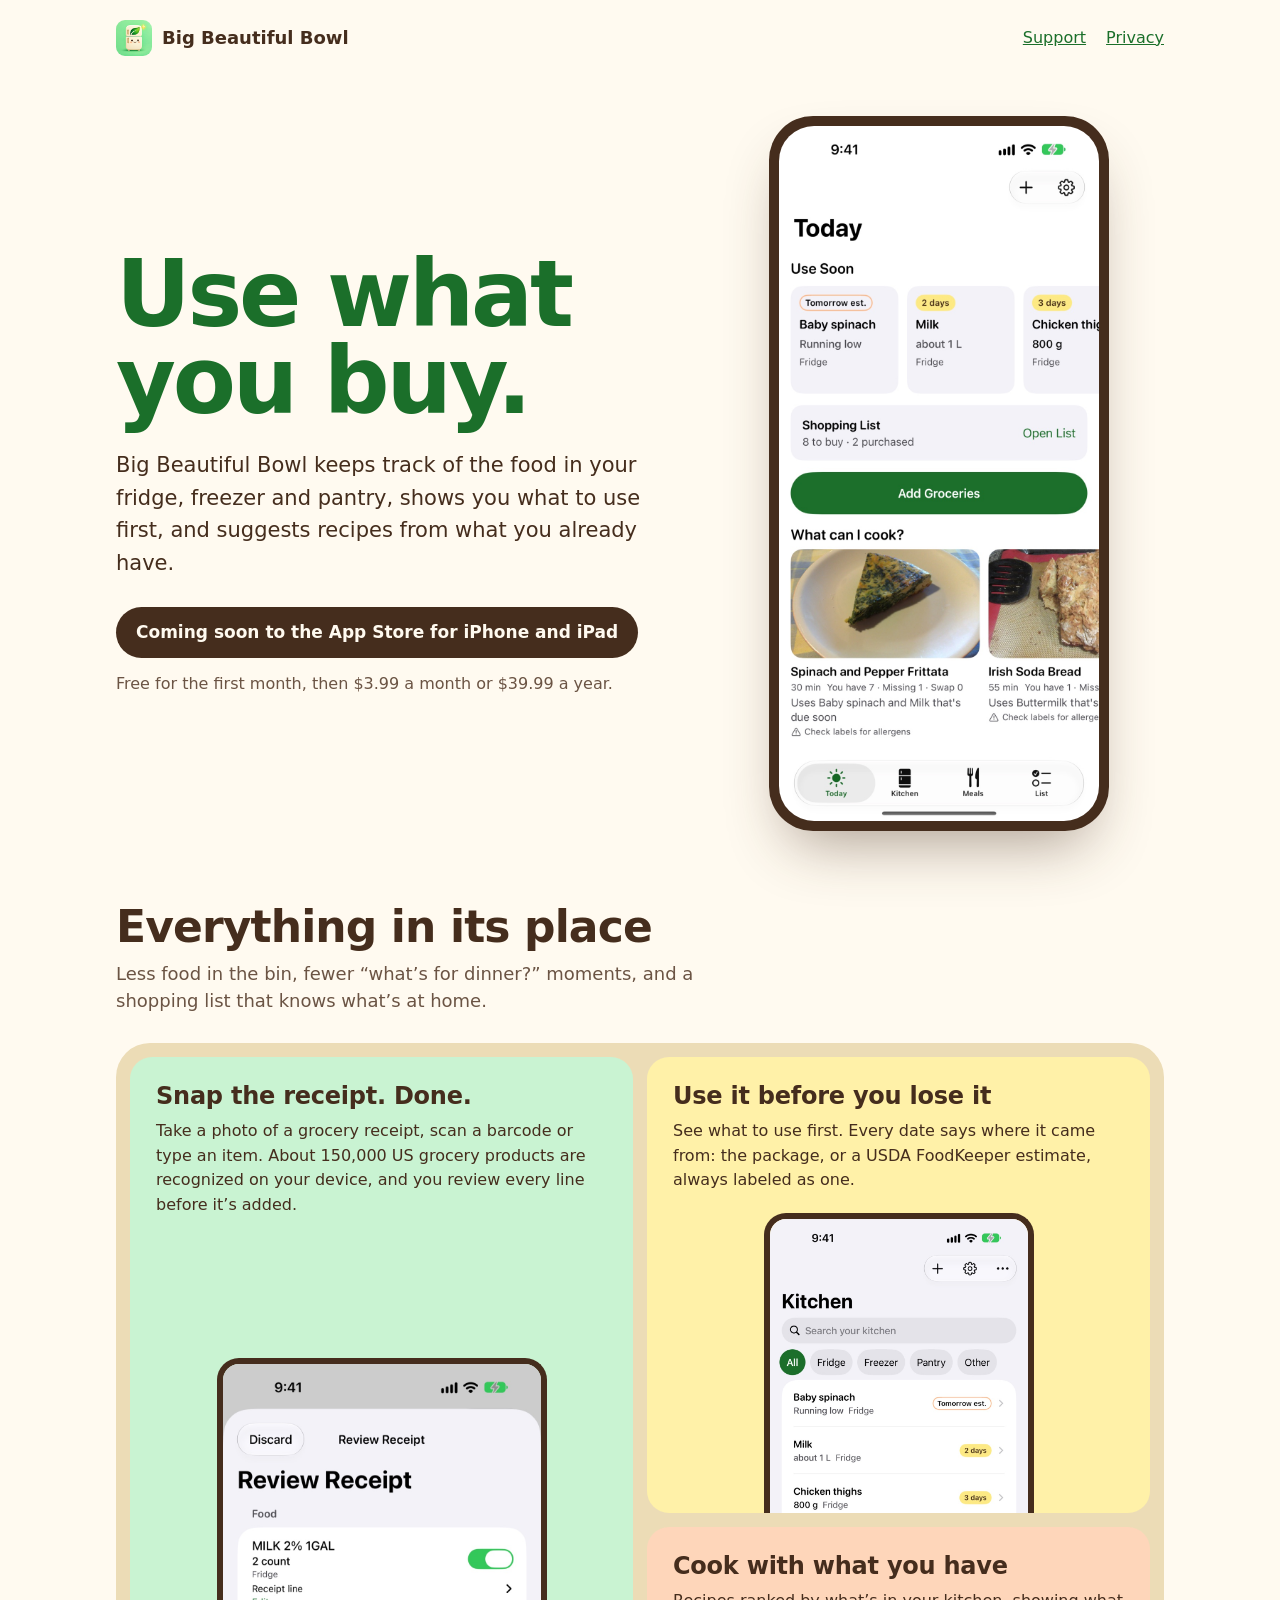
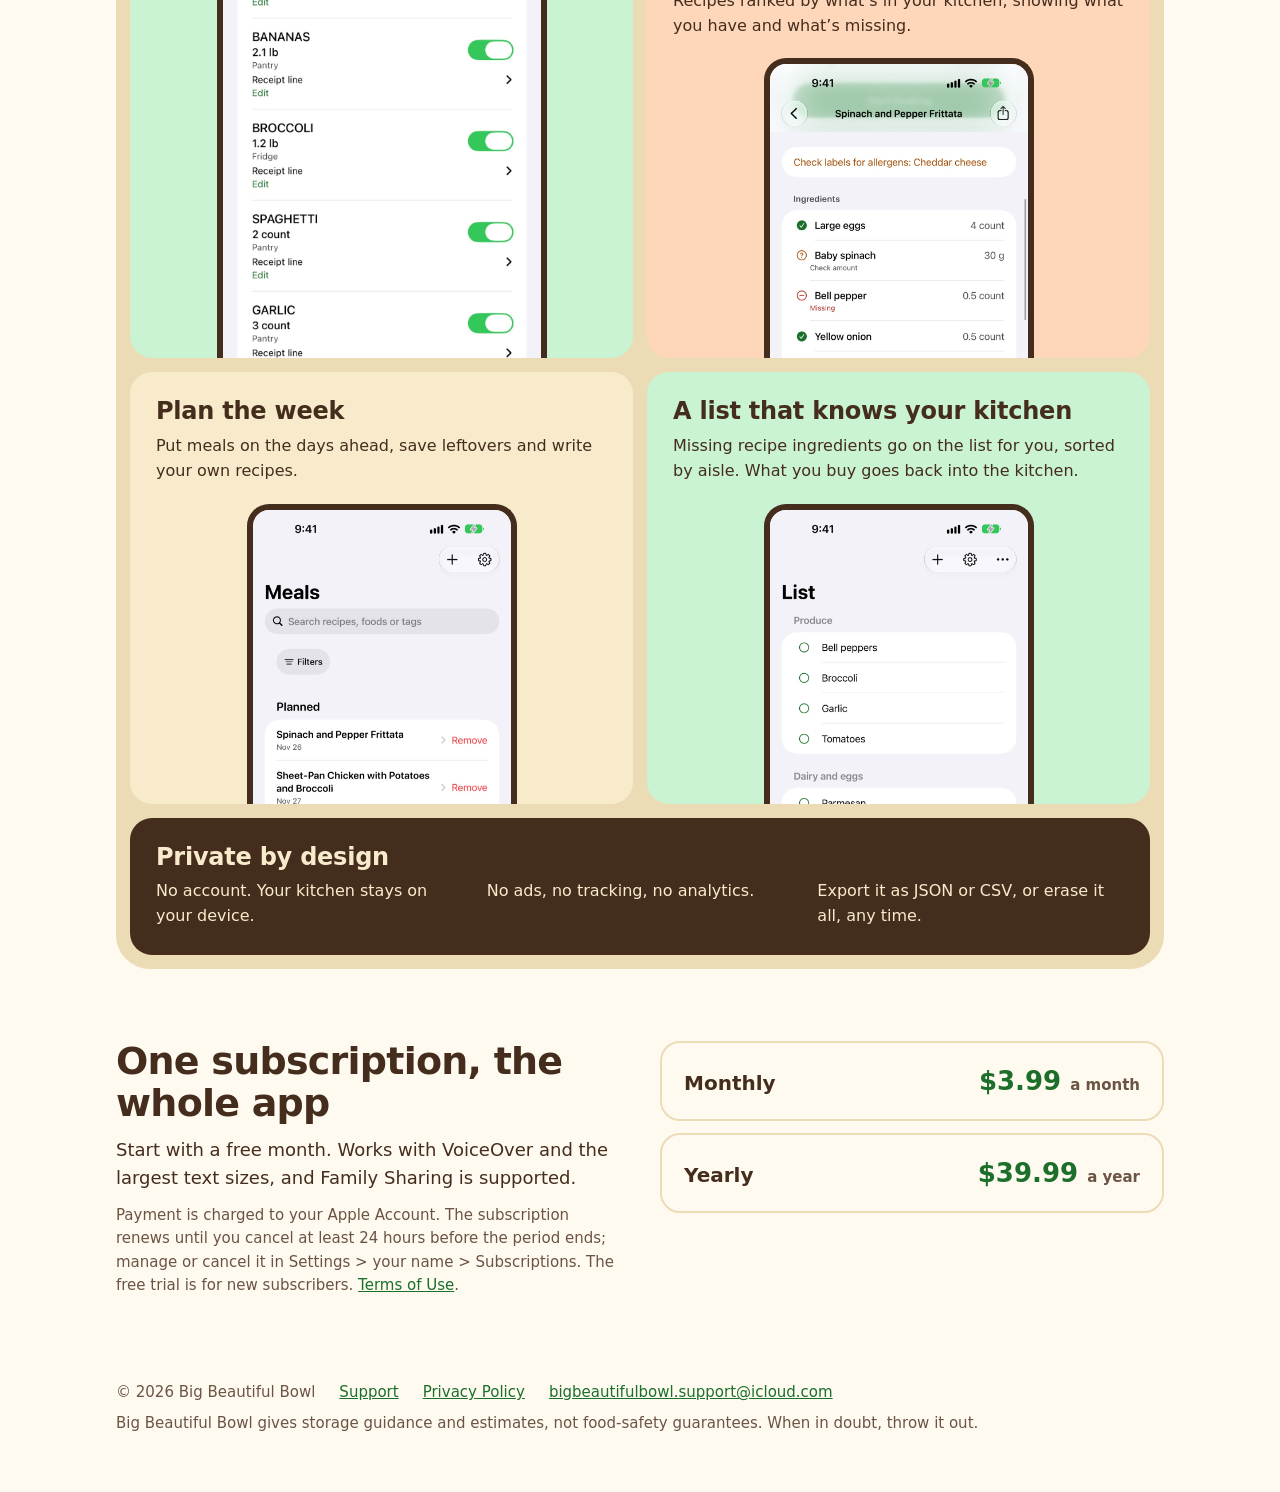
<file: index.html>
<!doctype html>
<html lang="en">
<head>
<meta charset="utf-8">
<meta name="viewport" content="width=device-width, initial-scale=1">
<title>Big Beautiful Bowl</title>
<meta name="description" content="Keep track of the food in your fridge, freezer and pantry, see what to use first, and cook with what you already have. For iPhone and iPad.">
<link rel="icon" href="images/icon.png">
<link rel="apple-touch-icon" href="images/icon.png">
<style>
:root {
  --page: #fffaf0;
  --ink: #452d1d;
  --ink-soft: #6b5444;
  --green: #1b6f2a;
  --cream: #f8ebcc;
  --mint: #c9f3d2;
  --sun: #fff1a8;
  --blush: #fed6ba;
  --box-line: #ecdcb6;
  --dark-box: #452d1d;
  --dark-box-ink: #f8ebcc;
}
@media (prefers-color-scheme: dark) {
  :root {
    --page: #17130e;
    --ink: #f3e3c7;
    --ink-soft: #cdbb9f;
    --green: #7ee594;
    --cream: #3a3326;
    --mint: #1e4a2a;
    --sun: #4a4016;
    --blush: #4d3322;
    --box-line: #4a3f2e;
    --dark-box: #f3e3c7;
    --dark-box-ink: #2a1a0f;
  }
}
* { box-sizing: border-box; }
html { -webkit-text-size-adjust: 100%; }
body {
  margin: 0;
  background: var(--page);
  color: var(--ink);
  font: 18px/1.55 -apple-system, BlinkMacSystemFont, "SF Pro Text", "Segoe UI", system-ui, sans-serif;
}
a { color: var(--green); }
a:focus-visible { outline: 3px solid var(--green); outline-offset: 3px; border-radius: 4px; }
.wrap { max-width: 1080px; margin: 0 auto; padding: 0 16px; }

/* Top bar */
.top { display: flex; align-items: center; justify-content: space-between; padding: 20px 0; }
.brand { display: flex; align-items: center; gap: 10px; font-weight: 700; color: var(--ink); text-decoration: none; }
.brand img { width: 36px; height: 36px; border-radius: 9px; }
.top nav { display: flex; gap: 20px; font-size: 16px; }

/* Hero */
.hero { display: grid; grid-template-columns: 1.1fr 0.9fr; gap: 48px; align-items: center; padding: 40px 0 72px; }
.hero h1 {
  font-size: clamp(48px, 8vw, 92px); line-height: 0.95; letter-spacing: -0.035em; font-weight: 800;
  color: var(--green); margin: 0 0 24px;
}
.lead { font-size: 21px; max-width: 30em; margin: 0 0 28px; }
.soon {
  display: inline-block; padding: 12px 20px; border-radius: 999px; background: var(--ink); color: var(--page);
  font-weight: 600; font-size: 17px; margin: 0 0 14px;
}
.price { color: var(--ink-soft); font-size: 16px; margin: 0; }
.phone {
  justify-self: center; width: min(100%, 340px); border-radius: 44px; padding: 10px; background: var(--ink);
  box-shadow: 0 30px 60px -20px rgba(69, 45, 29, 0.45);
}
.phone img { display: block; width: 100%; height: auto; border-radius: 35px; }

/* The bento box: one compartment per job the app does */
.box-title { font-size: clamp(30px, 4vw, 44px); letter-spacing: -0.02em; line-height: 1.1; margin: 0 0 8px; }
.box-sub { color: var(--ink-soft); margin: 0 0 28px; max-width: 36em; }
.bento {
  display: grid; grid-template-columns: repeat(6, 1fr); gap: 14px; padding: 14px; border-radius: 34px;
  background: var(--box-line);
}
.cell { border-radius: 22px; padding: 26px 26px 0; overflow: hidden; display: flex; flex-direction: column; min-height: 300px; }
.cell h3 { font-size: 24px; line-height: 1.15; letter-spacing: -0.01em; margin: 0 0 8px; }
.cell p { margin: 0 0 20px; font-size: 16px; }
.cell .shot { margin-top: auto; align-self: center; width: min(100%, 270px); }
.cell .shot img {
  display: block; width: 100%; height: 300px; object-fit: cover; object-position: top;
  border-radius: 22px 22px 0 0; border: 6px solid var(--ink); border-bottom: 0;
}
.receipt { grid-column: span 3; grid-row: span 2; background: var(--mint); }
.receipt .shot { width: min(100%, 330px); }
.receipt .shot img { height: 600px; }
.first { grid-column: span 3; background: var(--sun); }
.cook { grid-column: span 3; background: var(--blush); }
.plan { grid-column: span 3; background: var(--cream); }
.list { grid-column: span 3; background: var(--mint); }
.private { grid-column: span 6; background: var(--dark-box); color: var(--dark-box-ink); min-height: 0; padding-bottom: 26px; }
.private ul { list-style: none; margin: 0; padding: 0; display: grid; grid-template-columns: repeat(3, 1fr); gap: 8px 24px; font-size: 16px; }
.plan, .list { min-height: 300px; }

/* Subscription */
.plans { padding: 72px 0 24px; display: grid; grid-template-columns: 1fr 1fr; gap: 40px; align-items: start; }
.plans h2 { font-size: clamp(28px, 3.5vw, 38px); letter-spacing: -0.02em; line-height: 1.1; margin: 0 0 12px; }
.plans p { margin: 0 0 12px; }
.fine { color: var(--ink-soft); font-size: 15px; }
.tiers { display: grid; gap: 12px; }
.tier { border: 2px solid var(--box-line); border-radius: 20px; padding: 18px 22px; display: flex; justify-content: space-between; align-items: baseline; gap: 12px; }
.tier strong { font-size: 20px; }
.tier span { font-size: 26px; font-weight: 800; color: var(--green); white-space: nowrap; }
.tier span small { font-size: 15px; font-weight: 600; color: var(--ink-soft); }

footer { padding: 48px 0 56px; color: var(--ink-soft); font-size: 15px; display: flex; flex-wrap: wrap; gap: 8px 24px; }
footer .safety { flex-basis: 100%; }

@media (max-width: 820px) {
  .hero { grid-template-columns: 1fr; gap: 36px; padding-top: 16px; }
  .bento { grid-template-columns: 1fr; padding: 10px; border-radius: 28px; }
  .receipt, .first, .cook, .plan, .list, .private { grid-column: auto; grid-row: auto; }
  .receipt .shot img { height: 360px; }
  .private ul { grid-template-columns: 1fr; }
  .plans { grid-template-columns: 1fr; gap: 24px; }
}
</style>
</head>
<body>
<div class="wrap">
  <header class="top">
    <a class="brand" href="./"><img src="images/icon.png" alt="" width="36" height="36">Big Beautiful Bowl</a>
    <nav aria-label="Pages"><a href="support.html">Support</a><a href="privacy.html">Privacy</a></nav>
  </header>

  <main>
    <section class="hero">
      <div>
        <h1>Use what you buy.</h1>
        <p class="lead">Big Beautiful Bowl keeps track of the food in your fridge, freezer and pantry, shows you what to
          use first, and suggests recipes from what you already have.</p>
        <p class="soon">Coming soon to the App Store for iPhone and iPad</p>
        <p class="price">Free for the first month, then $3.99 a month or $39.99 a year.</p>
      </div>
      <div class="phone"><img src="images/01-today.jpg" width="900" height="1955"
        alt="The Today screen: baby spinach, milk and chicken thighs to use soon, the shopping list, and a frittata to cook from them."></div>
    </section>

    <section aria-labelledby="box">
      <h2 class="box-title" id="box">Everything in its place</h2>
      <p class="box-sub">Less food in the bin, fewer &ldquo;what&rsquo;s for dinner?&rdquo; moments, and a shopping list
        that knows what&rsquo;s at home.</p>
      <div class="bento">
        <article class="cell receipt">
          <h3>Snap the receipt. Done.</h3>
          <p>Take a photo of a grocery receipt, scan a barcode or type an item. About 150,000 US grocery products are
            recognized on your device, and you review every line before it&rsquo;s added.</p>
          <div class="shot"><img src="images/02-receipt.jpg" loading="lazy" width="900" height="1955"
            alt="Receipt review: milk, bananas, broccoli, spaghetti, garlic and chicken thighs read from one photo, with their amounts."></div>
        </article>
        <article class="cell first">
          <h3>Use it before you lose it</h3>
          <p>See what to use first. Every date says where it came from: the package, or a USDA FoodKeeper estimate,
            always labeled as one.</p>
          <div class="shot"><img src="images/03-kitchen.jpg" loading="lazy" width="900" height="1955"
            alt="The Kitchen screen: everything in the fridge, freezer and pantry, with days left for each."></div>
        </article>
        <article class="cell cook">
          <h3>Cook with what you have</h3>
          <p>Recipes ranked by what&rsquo;s in your kitchen, showing what you have and what&rsquo;s missing.</p>
          <div class="shot"><img src="images/04-recipe.jpg" loading="lazy" width="900" height="1955"
            alt="A frittata recipe: eggs, onion, cheese and milk ticked as in the kitchen, bell pepper marked missing."></div>
        </article>
        <article class="cell plan">
          <h3>Plan the week</h3>
          <p>Put meals on the days ahead, save leftovers and write your own recipes.</p>
          <div class="shot"><img src="images/05-meals.jpg" loading="lazy" width="900" height="1955"
            alt="The Meals screen with four dinners planned for the week."></div>
        </article>
        <article class="cell list">
          <h3>A list that knows your kitchen</h3>
          <p>Missing recipe ingredients go on the list for you, sorted by aisle. What you buy goes back into the kitchen.</p>
          <div class="shot"><img src="images/06-list.jpg" loading="lazy" width="900" height="1955"
            alt="The shopping list, sorted into produce, dairy, pasta, oils and drinks."></div>
        </article>
        <article class="cell private">
          <h3>Private by design</h3>
          <ul>
            <li>No account. Your kitchen stays on your device.</li>
            <li>No ads, no tracking, no analytics.</li>
            <li>Export it as JSON or CSV, or erase it all, any time.</li>
          </ul>
        </article>
      </div>
    </section>

    <section class="plans" aria-labelledby="sub">
      <div>
        <h2 id="sub">One subscription, the whole app</h2>
        <p>Start with a free month. Works with VoiceOver and the largest text sizes, and Family Sharing is supported.</p>
        <p class="fine">Payment is charged to your Apple Account. The subscription renews until you cancel at least 24
          hours before the period ends; manage or cancel it in Settings &gt; your name &gt; Subscriptions. The free trial
          is for new subscribers. <a href="https://www.apple.com/legal/internet-services/itunes/dev/stdeula/">Terms of
          Use</a>.</p>
      </div>
      <div class="tiers">
        <div class="tier"><strong>Monthly</strong><span>$3.99 <small>a month</small></span></div>
        <div class="tier"><strong>Yearly</strong><span>$39.99 <small>a year</small></span></div>
      </div>
    </section>
  </main>

  <footer>
    <span>&copy; 2026 Big Beautiful Bowl</span>
    <a href="support.html">Support</a>
    <a href="privacy.html">Privacy Policy</a>
    <a href="mailto:bigbeautifulbowl.support@icloud.com">bigbeautifulbowl.support@icloud.com</a>
    <span class="safety">Big Beautiful Bowl gives storage guidance and estimates, not food-safety guarantees. When in doubt, throw it out.</span>
  </footer>
</div>
</body>
</html>
</file>
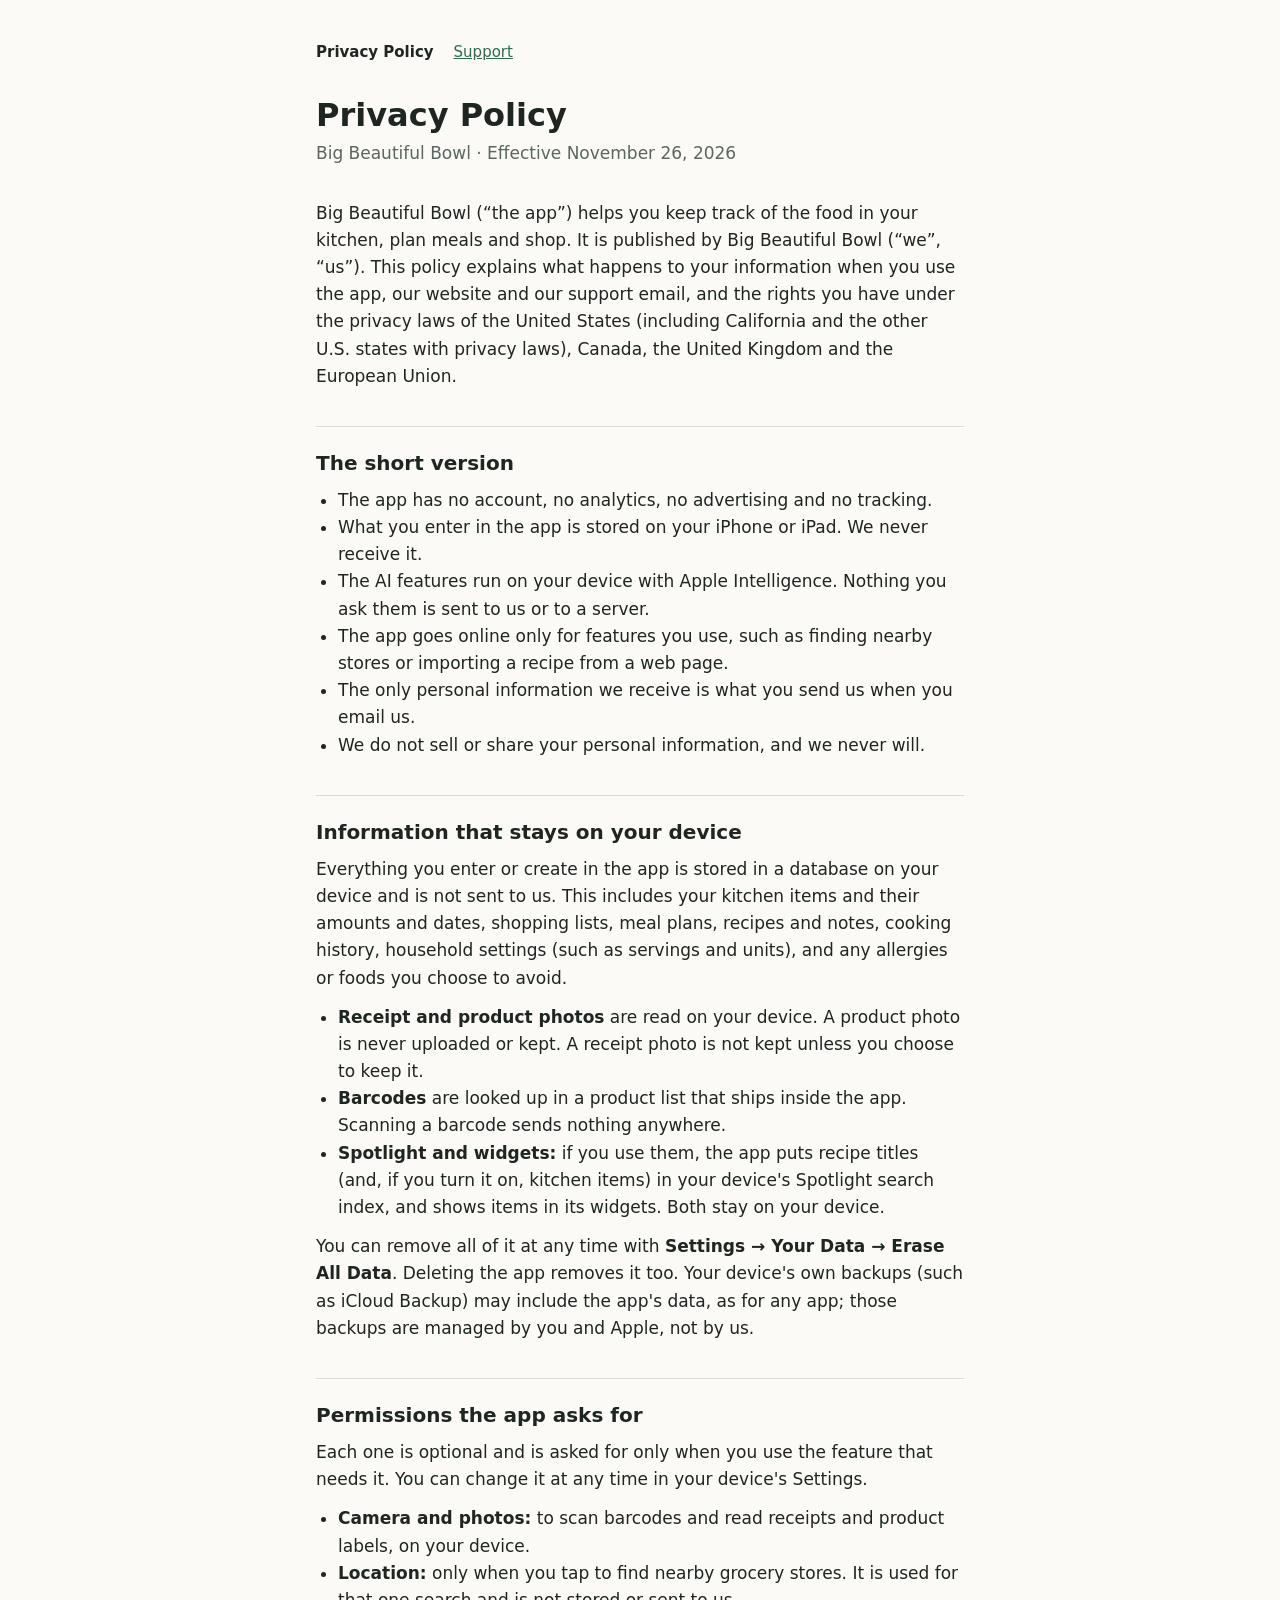
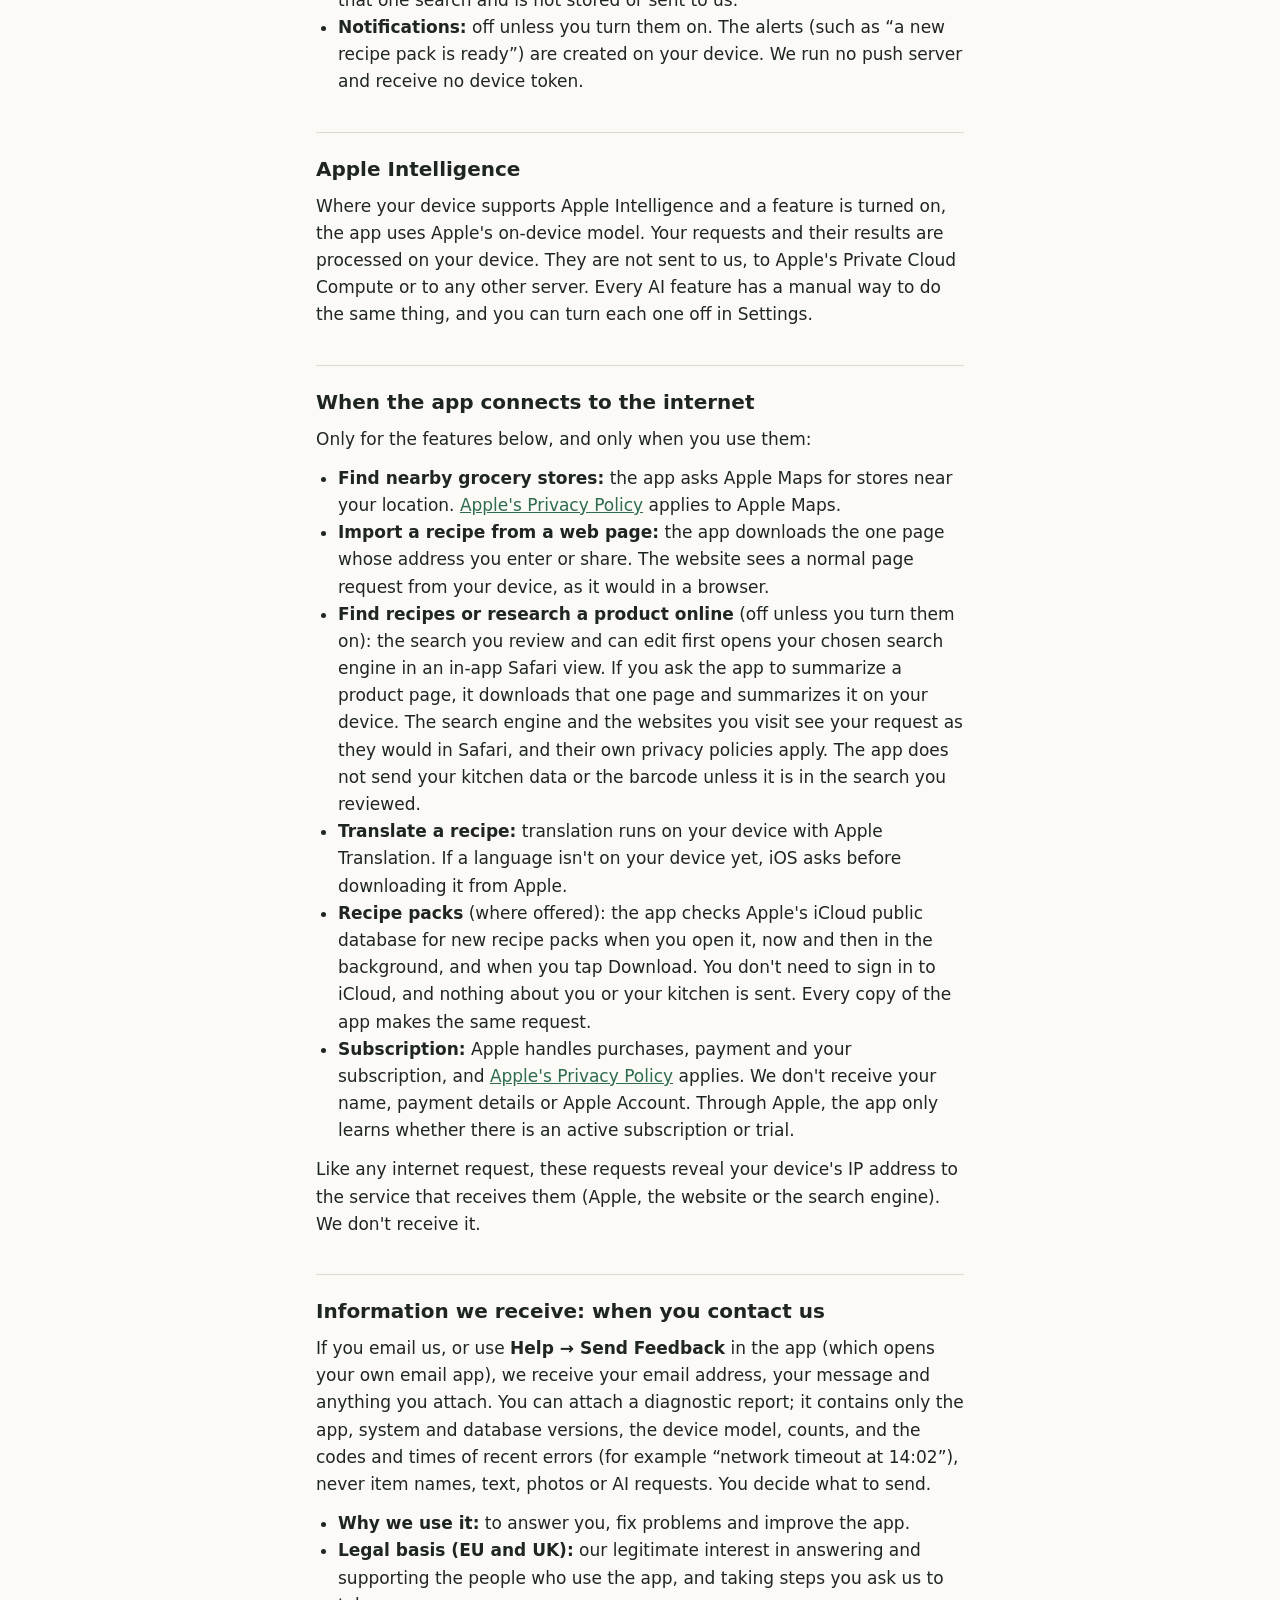
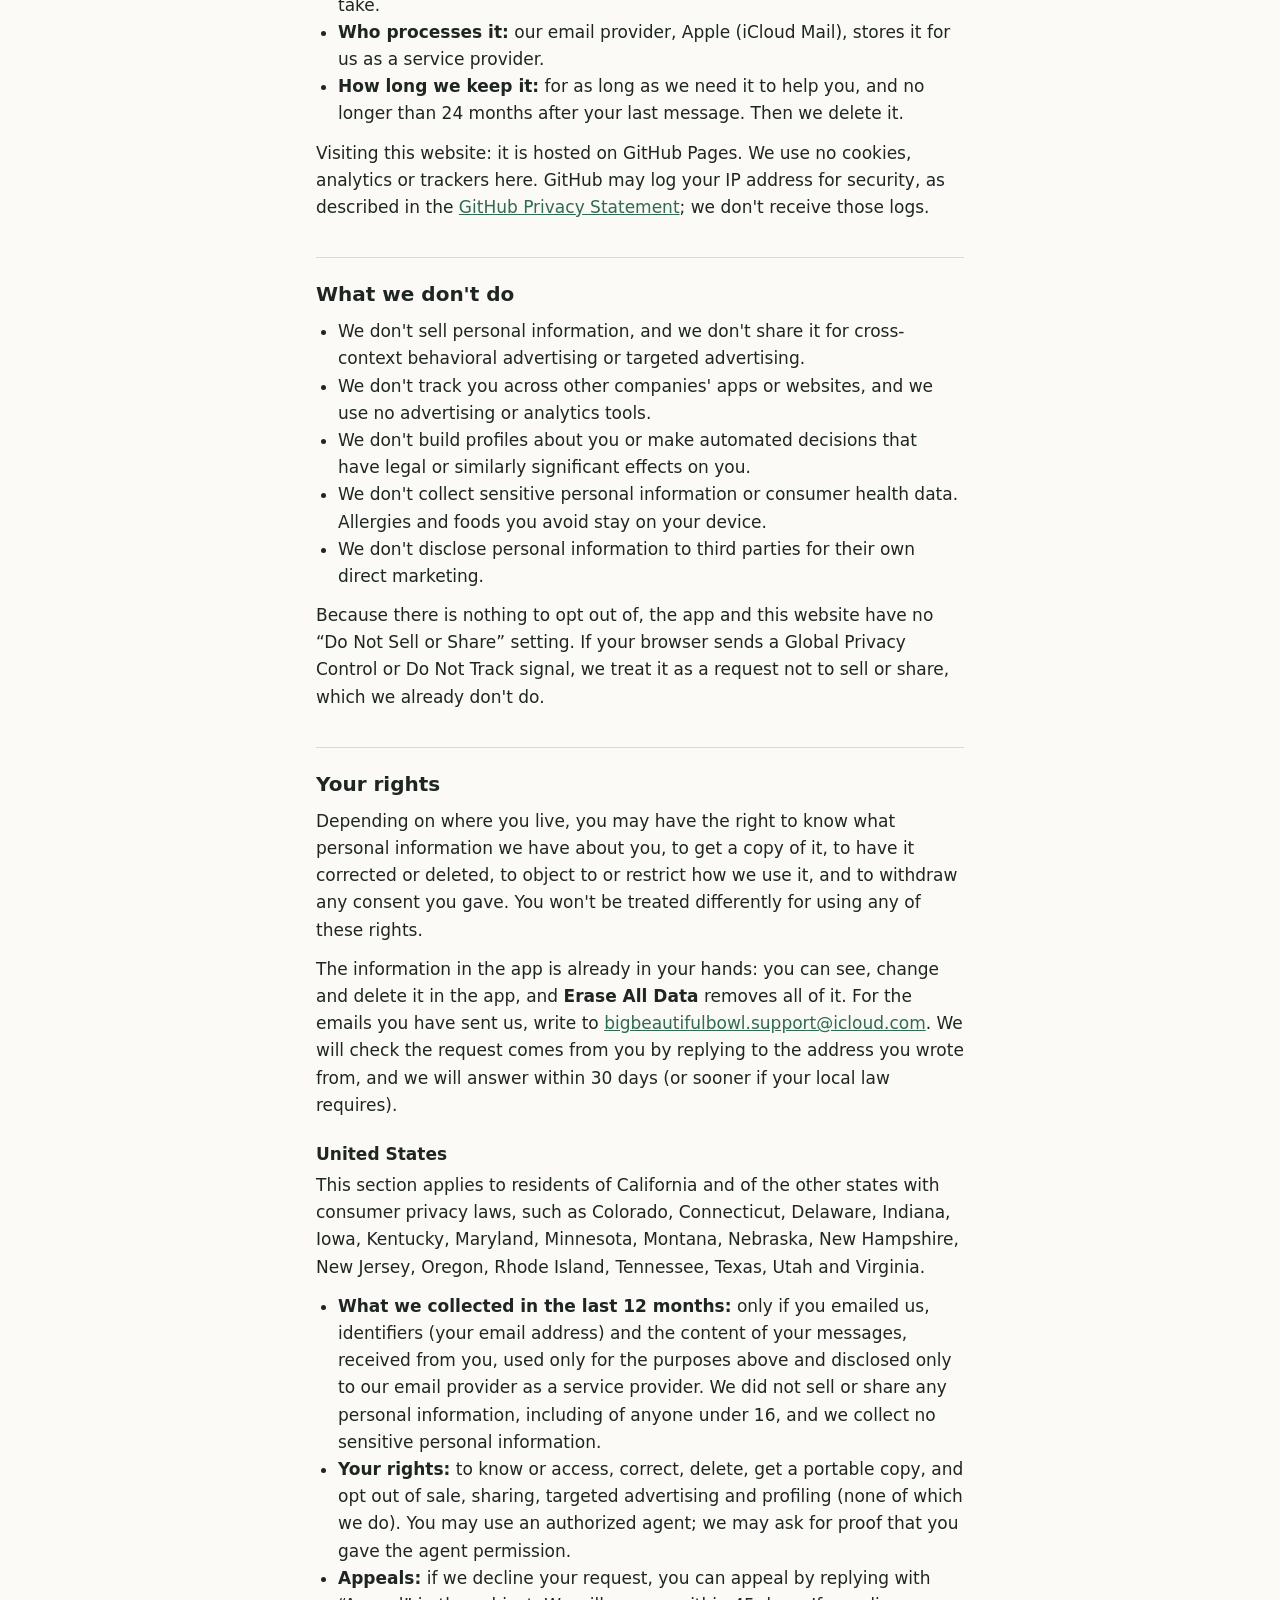
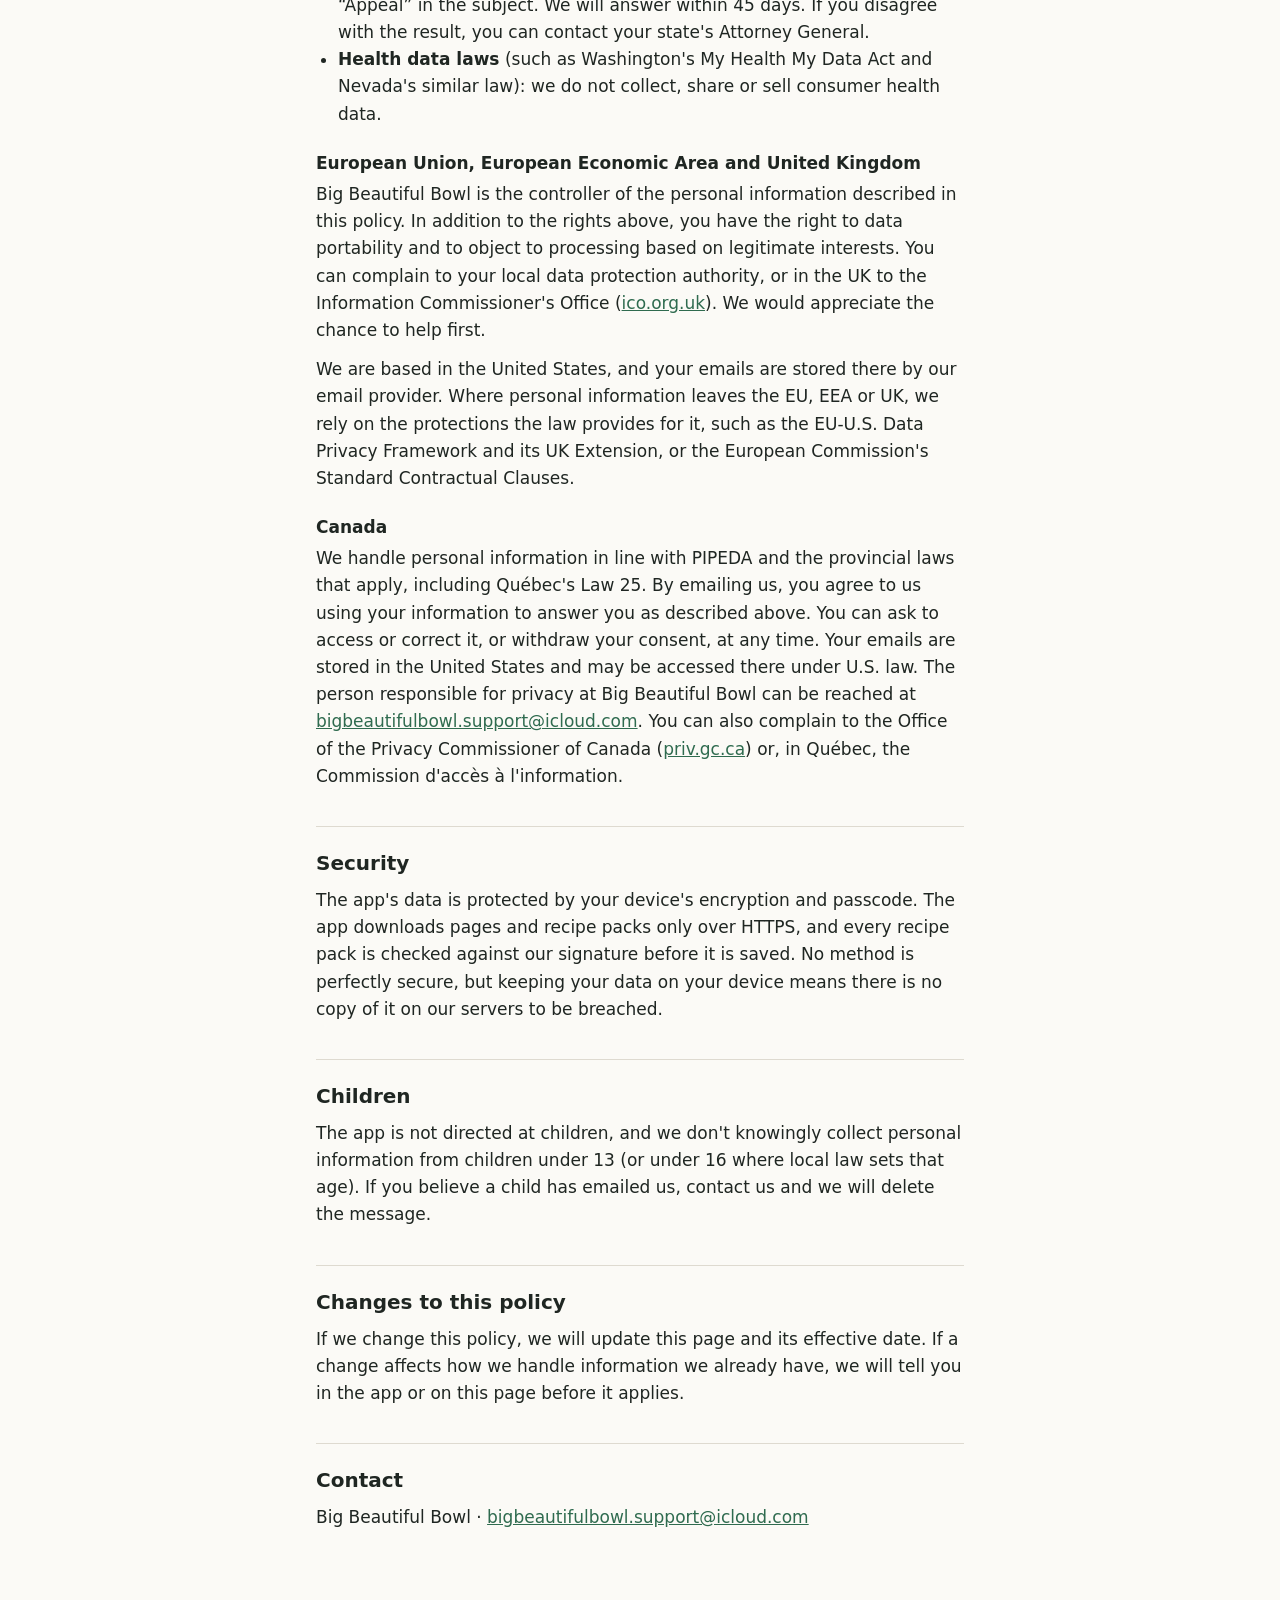
<file: privacy.html>
<!doctype html>
<html lang="en">
<head>
<meta charset="utf-8">
<meta name="viewport" content="width=device-width, initial-scale=1">
<title>Privacy Policy – Big Beautiful Bowl</title>
<link rel="stylesheet" href="style.css">
</head>
<body>
<main>
<nav aria-label="Pages"><a href="privacy.html" aria-current="page">Privacy Policy</a><a href="support.html">Support</a></nav>
<h1>Privacy Policy</h1>
<p class="meta">Big Beautiful Bowl · Effective November 26, 2026</p>

<p>Big Beautiful Bowl (“the app”) helps you keep track of the food in your kitchen, plan meals and shop. It is
published by Big Beautiful Bowl (“we”, “us”). This policy explains what happens to your information when you use the app, our
website and our support email, and the rights you have under the privacy laws of the United States (including
California and the other U.S. states with privacy laws), Canada, the United Kingdom and the European Union.</p>

<h2>The short version</h2>
<ul>
<li>The app has no account, no analytics, no advertising and no tracking.</li>
<li>What you enter in the app is stored on your iPhone or iPad. We never receive it.</li>
<li>The AI features run on your device with Apple Intelligence. Nothing you ask them is sent to us or to a server.</li>
<li>The app goes online only for features you use, such as finding nearby stores or importing a recipe from a web page.</li>
<li>The only personal information we receive is what you send us when you email us.</li>
<li>We do not sell or share your personal information, and we never will.</li>
</ul>

<h2>Information that stays on your device</h2>
<p>Everything you enter or create in the app is stored in a database on your device and is not sent to us. This
includes your kitchen items and their amounts and dates, shopping lists, meal plans, recipes and notes, cooking history,
household settings (such as servings and units), and any allergies or foods you choose to avoid.</p>
<ul>
<li><strong>Receipt and product photos</strong> are read on your device. A product photo is never uploaded or kept.
A receipt photo is not kept unless you choose to keep it.</li>
<li><strong>Barcodes</strong> are looked up in a product list that ships inside the app. Scanning a barcode sends
nothing anywhere.</li>
<li><strong>Spotlight and widgets:</strong> if you use them, the app puts recipe titles (and, if you turn it on, kitchen
items) in your device's Spotlight search index, and shows items in its widgets. Both stay on your device.</li>
</ul>
<p>You can remove all of it at any time with <strong>Settings → Your Data → Erase All Data</strong>. Deleting the app
removes it too. Your device's own backups (such as iCloud Backup) may include the app's data, as for any app; those
backups are managed by you and Apple, not by us.</p>

<h2>Permissions the app asks for</h2>
<p>Each one is optional and is asked for only when you use the feature that needs it. You can change it at any time in
your device's Settings.</p>
<ul>
<li><strong>Camera and photos:</strong> to scan barcodes and read receipts and product labels, on your device.</li>
<li><strong>Location:</strong> only when you tap to find nearby grocery stores. It is used for that one search and is
not stored or sent to us.</li>
<li><strong>Notifications:</strong> off unless you turn them on. The alerts (such as “a new recipe pack is ready”) are
created on your device. We run no push server and receive no device token.</li>
</ul>

<h2>Apple Intelligence</h2>
<p>Where your device supports Apple Intelligence and a feature is turned on, the app uses Apple's on-device model. Your
requests and their results are processed on your device. They are not sent to us, to Apple's Private Cloud Compute or
to any other server. Every AI feature has a manual way to do the same thing, and you can turn each one off in
Settings.</p>

<h2>When the app connects to the internet</h2>
<p>Only for the features below, and only when you use them:</p>
<ul>
<li><strong>Find nearby grocery stores:</strong> the app asks Apple Maps for stores near your location.
<a href="https://www.apple.com/legal/privacy/">Apple's Privacy Policy</a> applies to Apple Maps.</li>
<li><strong>Import a recipe from a web page:</strong> the app downloads the one page whose address you enter or share.
The website sees a normal page request from your device, as it would in a browser.</li>
<li><strong>Find recipes or research a product online</strong> (off unless you turn them on): the search you review
and can edit first opens your chosen search engine in an in-app Safari view. If you ask the app to summarize a product
page, it downloads that one page and summarizes it on your device. The search engine and the websites you visit see
your request as they would in Safari, and their own privacy policies apply. The app does not send your kitchen data
or the barcode unless it is in the search you reviewed.</li>
<li><strong>Translate a recipe:</strong> translation runs on your device with Apple Translation. If a language isn't
on your device yet, iOS asks before downloading it from Apple.</li>
<li><strong>Recipe packs</strong> (where offered): the app checks Apple's iCloud public database for new recipe packs
when you open it, now and then in the background, and when you tap Download. You don't need to sign in to iCloud, and
nothing about you or your kitchen is sent. Every copy of the app makes the same request.</li>
<li><strong>Subscription:</strong> Apple handles purchases, payment and your subscription, and
<a href="https://www.apple.com/legal/privacy/">Apple's Privacy Policy</a> applies. We don't receive your name, payment
details or Apple Account. Through Apple, the app only learns whether there is an active subscription or trial.</li>
</ul>
<p>Like any internet request, these requests reveal your device's IP address to the service that receives them (Apple,
the website or the search engine). We don't receive it.</p>

<h2>Information we receive: when you contact us</h2>
<p>If you email us, or use <strong>Help → Send Feedback</strong> in the app (which opens your own email app), we
receive your email address, your message and anything you attach. You can attach a diagnostic report; it contains only
the app, system and database versions, the device model, counts, and the codes and times of recent errors (for example
&ldquo;network timeout at 14:02&rdquo;), never item names, text, photos or AI requests. You decide what
to send.</p>
<ul>
<li><strong>Why we use it:</strong> to answer you, fix problems and improve the app.</li>
<li><strong>Legal basis (EU and UK):</strong> our legitimate interest in answering and supporting the people who use
the app, and taking steps you ask us to take.</li>
<li><strong>Who processes it:</strong> our email provider, Apple (iCloud Mail), stores it for us as a service
provider.</li>
<li><strong>How long we keep it:</strong> for as long as we need it to help you, and no longer than 24 months after
your last message. Then we delete it.</li>
</ul>
<p>Visiting this website: it is hosted on GitHub Pages. We use no cookies, analytics or trackers here. GitHub may log
your IP address for security, as described in the
<a href="https://docs.github.com/en/site-policy/privacy-policies/github-general-privacy-statement">GitHub Privacy
Statement</a>; we don't receive those logs.</p>

<h2>What we don't do</h2>
<ul>
<li>We don't sell personal information, and we don't share it for cross-context behavioral advertising or targeted
advertising.</li>
<li>We don't track you across other companies' apps or websites, and we use no advertising or analytics tools.</li>
<li>We don't build profiles about you or make automated decisions that have legal or similarly significant effects on
you.</li>
<li>We don't collect sensitive personal information or consumer health data. Allergies and foods you avoid stay on your
device.</li>
<li>We don't disclose personal information to third parties for their own direct marketing.</li>
</ul>
<p>Because there is nothing to opt out of, the app and this website have no “Do Not Sell or Share” setting. If your
browser sends a Global Privacy Control or Do Not Track signal, we treat it as a request not to sell or share, which we
already don't do.</p>

<h2>Your rights</h2>
<p>Depending on where you live, you may have the right to know what personal information we have about you, to get a
copy of it, to have it corrected or deleted, to object to or restrict how we use it, and to withdraw any consent you
gave. You won't be treated differently for using any of these rights.</p>
<p>The information in the app is already in your hands: you can see, change and delete it in the app, and
<strong>Erase All Data</strong> removes all of it. For the emails you have sent us, write to
<a href="mailto:bigbeautifulbowl.support@icloud.com">bigbeautifulbowl.support@icloud.com</a>. We will check the request comes from you
by replying to the address you wrote from, and we will answer within 30 days (or sooner if your local law requires).</p>

<h3>United States</h3>
<p>This section applies to residents of California and of the other states with consumer privacy laws, such as
Colorado, Connecticut, Delaware, Indiana, Iowa, Kentucky, Maryland, Minnesota, Montana, Nebraska, New Hampshire, New
Jersey, Oregon, Rhode Island, Tennessee, Texas, Utah and Virginia.</p>
<ul>
<li><strong>What we collected in the last 12 months:</strong> only if you emailed us, identifiers (your email
address) and the content of your messages, received from you, used only for the purposes above and disclosed only to
our email provider as a service provider. We did not sell or share any personal information, including of anyone
under 16, and we collect no sensitive personal information.</li>
<li><strong>Your rights:</strong> to know or access, correct, delete, get a portable copy, and opt out of sale,
sharing, targeted advertising and profiling (none of which we do). You may use an authorized agent; we may ask for
proof that you gave the agent permission.</li>
<li><strong>Appeals:</strong> if we decline your request, you can appeal by replying with “Appeal” in the subject.
We will answer within 45 days. If you disagree with the result, you can contact your state's Attorney General.</li>
<li><strong>Health data laws</strong> (such as Washington's My Health My Data Act and Nevada's similar law): we do not
collect, share or sell consumer health data.</li>
</ul>

<h3>European Union, European Economic Area and United Kingdom</h3>
<p>Big Beautiful Bowl is the controller of the personal information described in this policy. In addition to the rights above,
you have the right to data portability and to object to processing based on legitimate interests. You can complain to
your local data protection authority, or in the UK to the Information Commissioner's Office
(<a href="https://ico.org.uk/">ico.org.uk</a>). We would appreciate the chance to help first.</p>
<p>We are based in the United States, and your emails are stored there by our email provider. Where personal
information leaves the EU, EEA or UK, we rely on the protections the law provides for it, such as the EU-U.S. Data
Privacy Framework and its UK Extension, or the European Commission's Standard Contractual Clauses.</p>

<h3>Canada</h3>
<p>We handle personal information in line with PIPEDA and the provincial laws that apply, including Québec's Law 25.
By emailing us, you agree to us using your information to answer you as described above. You can ask to access or
correct it, or withdraw your consent, at any time. Your emails are stored in the United States and may be accessed
there under U.S. law. The person responsible for privacy at Big Beautiful Bowl can be reached at
<a href="mailto:bigbeautifulbowl.support@icloud.com">bigbeautifulbowl.support@icloud.com</a>. You can also complain to the Office of
the Privacy Commissioner of Canada (<a href="https://www.priv.gc.ca/">priv.gc.ca</a>) or, in Québec, the Commission
d'accès à l'information.</p>

<h2>Security</h2>
<p>The app's data is protected by your device's encryption and passcode. The app downloads pages and recipe packs
only over HTTPS, and every recipe pack is checked against our signature before it is saved. No method is perfectly
secure, but keeping your data on your device means there is no copy of it on our servers to be breached.</p>

<h2>Children</h2>
<p>The app is not directed at children, and we don't knowingly collect personal information from children under 13
(or under 16 where local law sets that age). If you believe a child has emailed us, contact us and we will delete the
message.</p>

<h2>Changes to this policy</h2>
<p>If we change this policy, we will update this page and its effective date. If a change affects how we handle
information we already have, we will tell you in the app or on this page before it applies.</p>

<h2>Contact</h2>
<p>Big Beautiful Bowl · <a href="mailto:bigbeautifulbowl.support@icloud.com">bigbeautifulbowl.support@icloud.com</a></p>
</main>
</body>
</html>
</file>
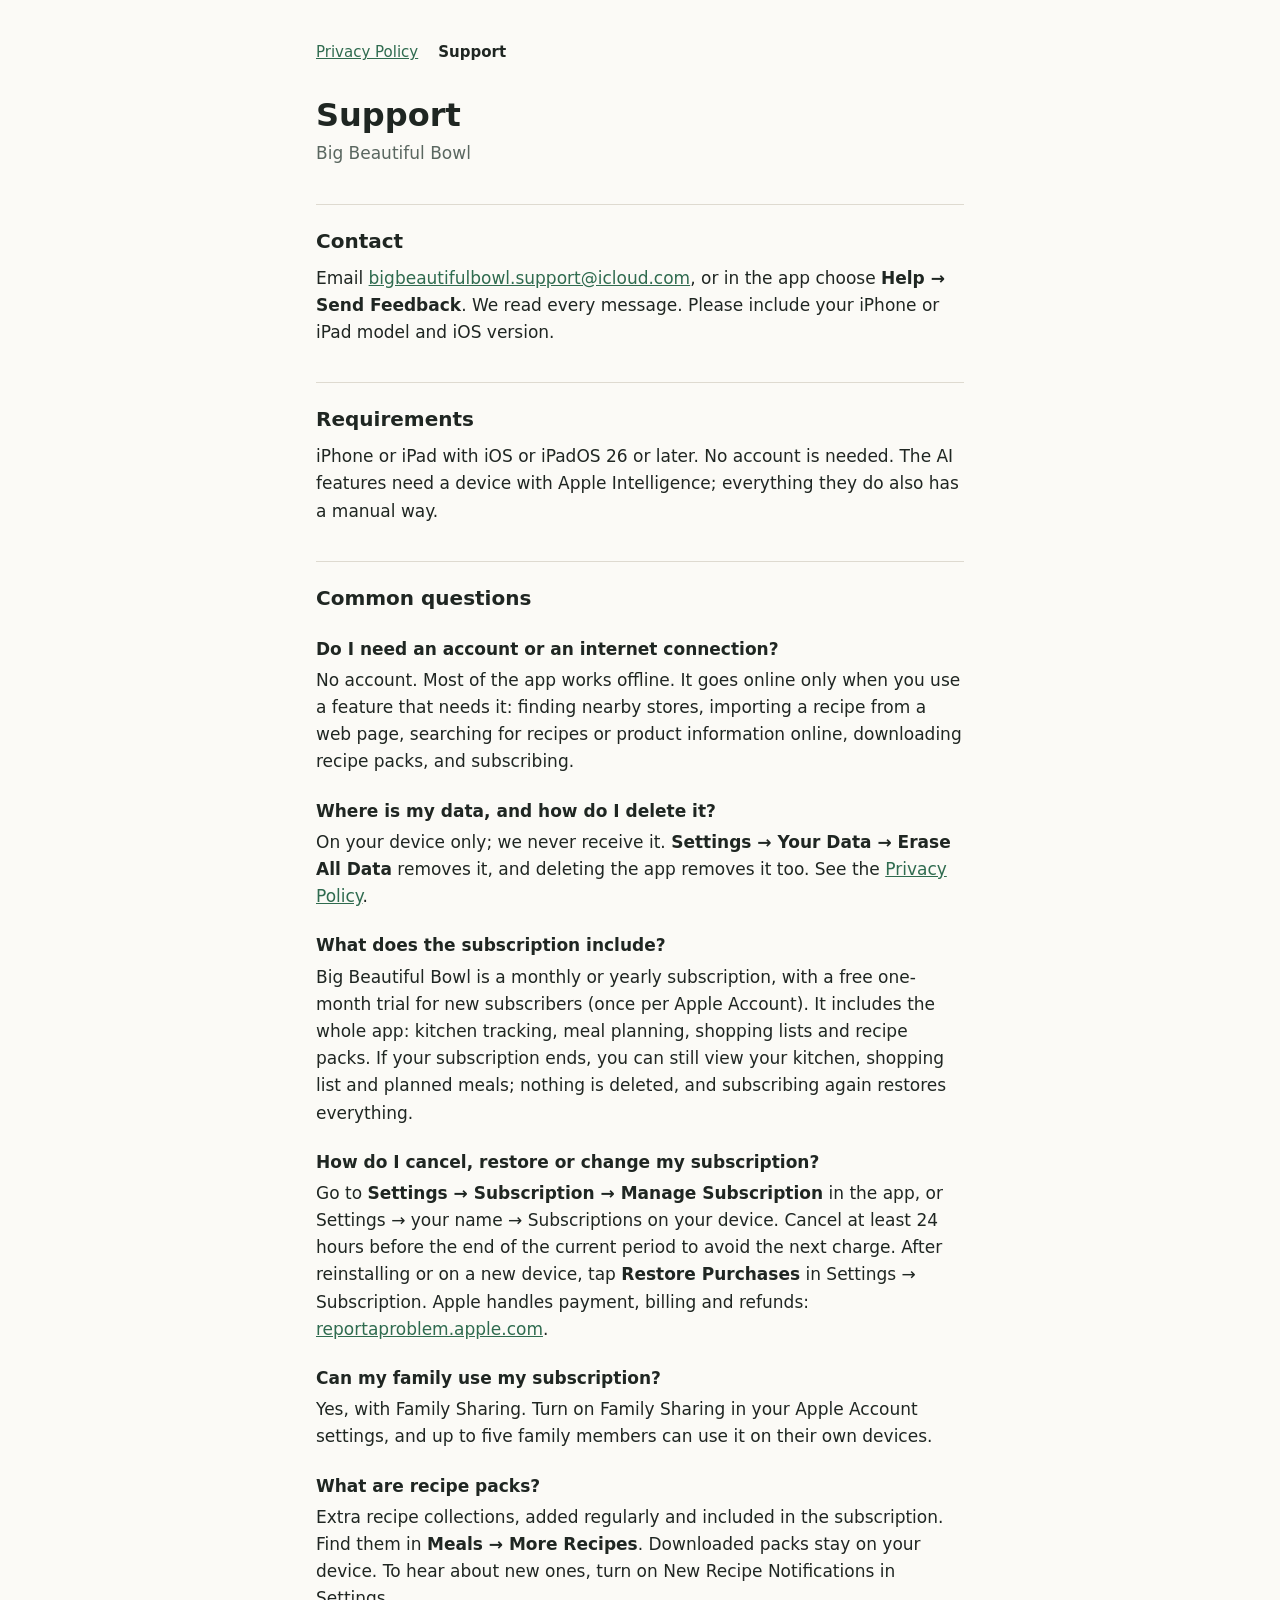
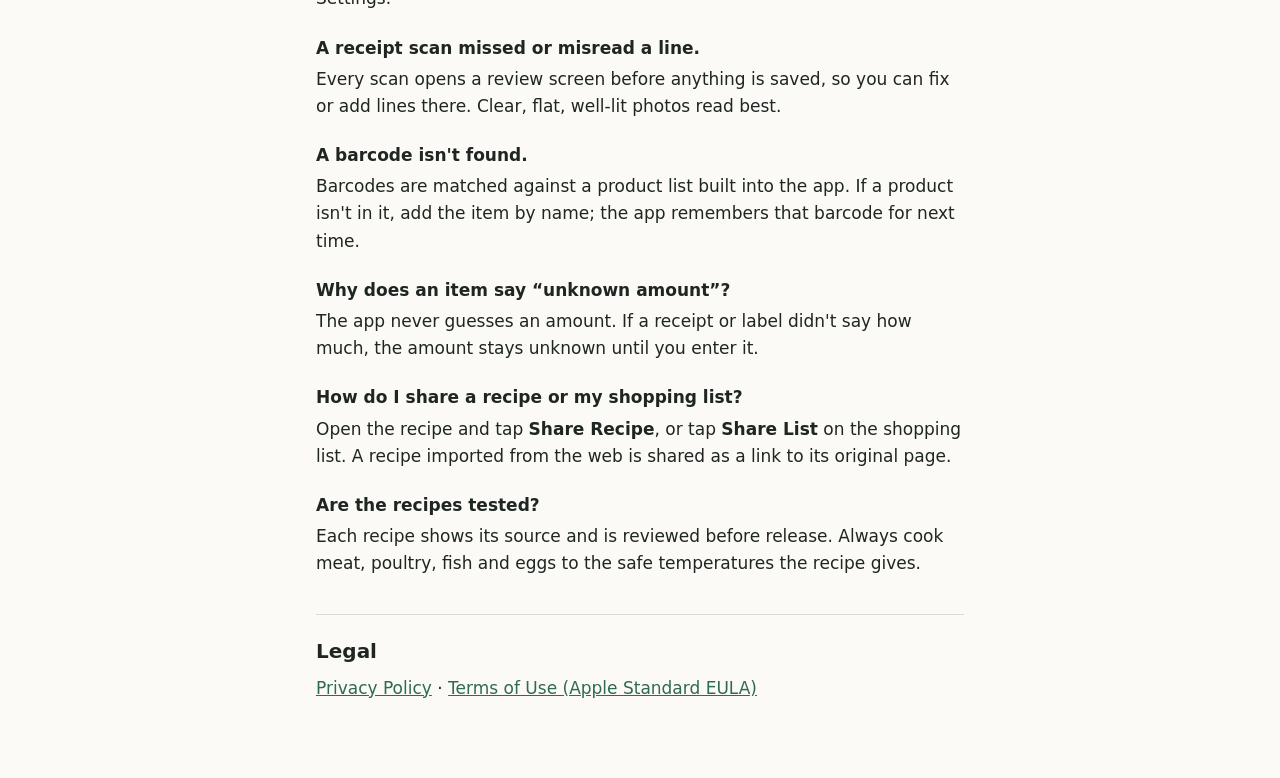
<file: support.html>
<!doctype html>
<html lang="en">
<head>
<meta charset="utf-8">
<meta name="viewport" content="width=device-width, initial-scale=1">
<title>Support – Big Beautiful Bowl</title>
<link rel="stylesheet" href="style.css">
</head>
<body>
<main>
<nav aria-label="Pages"><a href="privacy.html">Privacy Policy</a><a href="support.html" aria-current="page">Support</a></nav>
<h1>Support</h1>
<p class="meta">Big Beautiful Bowl</p>

<h2>Contact</h2>
<p>Email <a href="mailto:bigbeautifulbowl.support@icloud.com">bigbeautifulbowl.support@icloud.com</a>, or in the app choose
<strong>Help → Send Feedback</strong>. We read every message. Please include your iPhone or iPad model and iOS
version.</p>

<h2>Requirements</h2>
<p>iPhone or iPad with iOS or iPadOS 26 or later. No account is needed. The AI features need a device with Apple
Intelligence; everything they do also has a manual way.</p>

<h2>Common questions</h2>

<h3>Do I need an account or an internet connection?</h3>
<p>No account. Most of the app works offline. It goes online only when you use a feature that needs it: finding
nearby stores, importing a recipe from a web page, searching for recipes or product information online, downloading
recipe packs, and subscribing.</p>

<h3>Where is my data, and how do I delete it?</h3>
<p>On your device only; we never receive it. <strong>Settings → Your Data → Erase All Data</strong> removes it, and
deleting the app removes it too. See the <a href="privacy.html">Privacy Policy</a>.</p>

<h3>What does the subscription include?</h3>
<p>Big Beautiful Bowl is a monthly or yearly subscription, with a free one-month trial for new subscribers (once
per Apple Account). It includes the whole app: kitchen tracking, meal planning, shopping lists and recipe packs. If
your subscription ends, you can still view your kitchen, shopping list and planned meals; nothing is deleted, and
subscribing again restores everything.</p>

<h3>How do I cancel, restore or change my subscription?</h3>
<p>Go to <strong>Settings → Subscription → Manage Subscription</strong> in the app, or Settings → your name →
Subscriptions on your device. Cancel at least 24 hours before the end of the current period to avoid the next charge.
After reinstalling or on a new device, tap <strong>Restore Purchases</strong> in Settings → Subscription. Apple handles
payment, billing and refunds: <a href="https://reportaproblem.apple.com/">reportaproblem.apple.com</a>.</p>

<h3>Can my family use my subscription?</h3>
<p>Yes, with Family Sharing. Turn on Family Sharing in your Apple Account settings, and up to five family members can
use it on their own devices.</p>

<h3>What are recipe packs?</h3>
<p>Extra recipe collections, added regularly and included in the subscription. Find them in <strong>Meals → More
Recipes</strong>. Downloaded packs stay on your device. To hear about new ones, turn on New Recipe Notifications in
Settings.</p>

<h3>A receipt scan missed or misread a line.</h3>
<p>Every scan opens a review screen before anything is saved, so you can fix or add lines there. Clear, flat,
well-lit photos read best.</p>

<h3>A barcode isn't found.</h3>
<p>Barcodes are matched against a product list built into the app. If a product isn't in it, add the item by name;
the app remembers that barcode for next time.</p>

<h3>Why does an item say “unknown amount”?</h3>
<p>The app never guesses an amount. If a receipt or label didn't say how much, the amount stays unknown until you
enter it.</p>

<h3>How do I share a recipe or my shopping list?</h3>
<p>Open the recipe and tap <strong>Share Recipe</strong>, or tap <strong>Share List</strong> on the shopping list. A
recipe imported from the web is shared as a link to its original page.</p>

<h3>Are the recipes tested?</h3>
<p>Each recipe shows its source and is reviewed before release. Always cook meat, poultry, fish and eggs to the safe
temperatures the recipe gives.</p>

<h2>Legal</h2>
<p><a href="privacy.html">Privacy Policy</a> ·
<a href="https://www.apple.com/legal/internet-services/itunes/dev/stdeula/">Terms of Use (Apple Standard EULA)</a></p>
</main>
</body>
</html>
</file>
<file: style.css>
:root {
  --bg: #fbfaf6;
  --fg: #1f2622;
  --muted: #5a6760;
  --line: #dedad0;
  --accent: #2f6b4f;
}
@media (prefers-color-scheme: dark) {
  :root {
    --bg: #141715;
    --fg: #e7ebe8;
    --muted: #9ba7a0;
    --line: #2d332f;
    --accent: #80c7a0;
  }
}
* { box-sizing: border-box; }
body {
  background: var(--bg);
  color: var(--fg);
  font: 17px/1.6 -apple-system, BlinkMacSystemFont, "Segoe UI", system-ui, sans-serif;
  margin: 0;
}
main { max-width: 680px; margin: 0 auto; padding: 40px 16px 64px; }
nav { display: flex; gap: 20px; margin-bottom: 32px; font-size: 15px; }
a { color: var(--accent); }
a:focus-visible { outline: 2px solid var(--accent); outline-offset: 2px; }
nav a[aria-current="page"] { color: var(--fg); text-decoration: none; font-weight: 600; }
h1 { font-size: 32px; line-height: 1.2; margin: 0 0 6px; }
.meta { color: var(--muted); margin: 0 0 32px; }
h2 { font-size: 20px; margin: 36px 0 8px; padding-top: 20px; border-top: 1px solid var(--line); }
h3 { font-size: 17px; margin: 22px 0 4px; }
p, ul { margin: 0 0 12px; }
ul { padding-left: 22px; }
footer { color: var(--muted); font-size: 14px; margin-top: 48px; }
</file>
